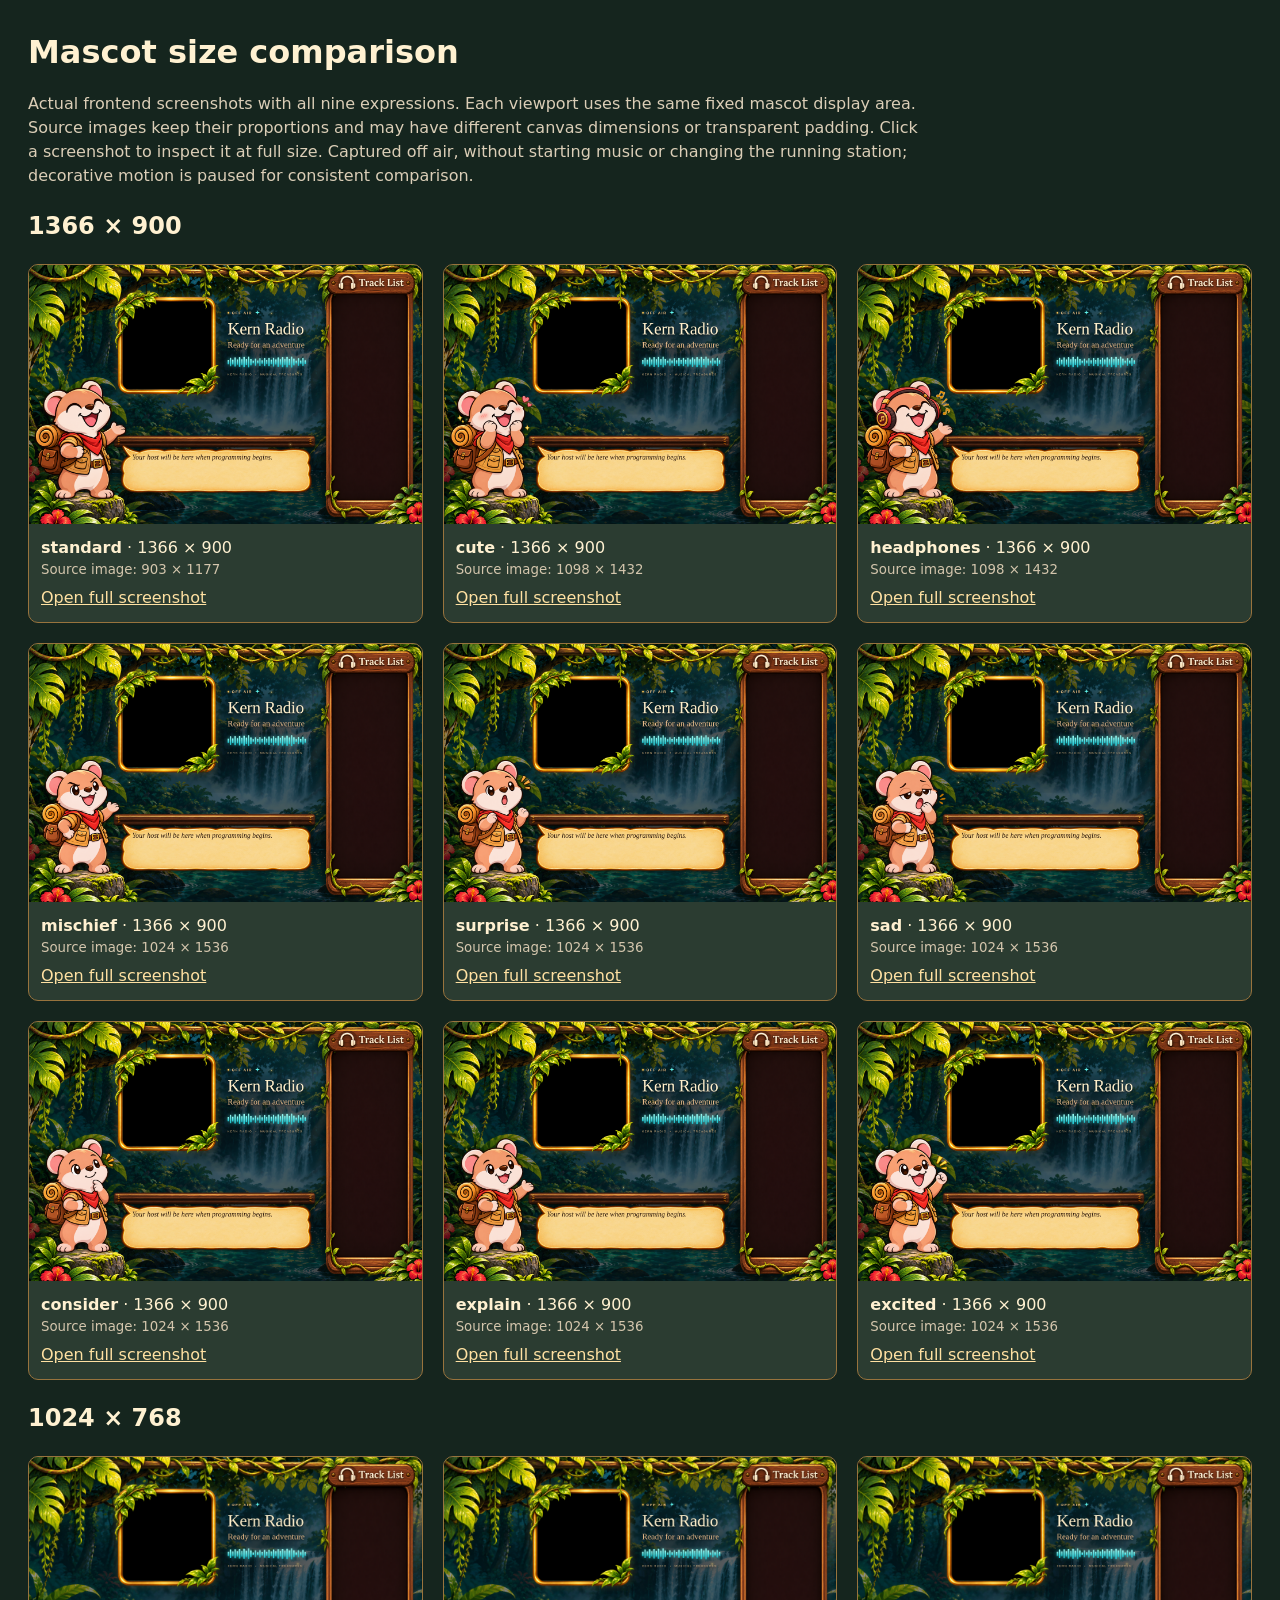
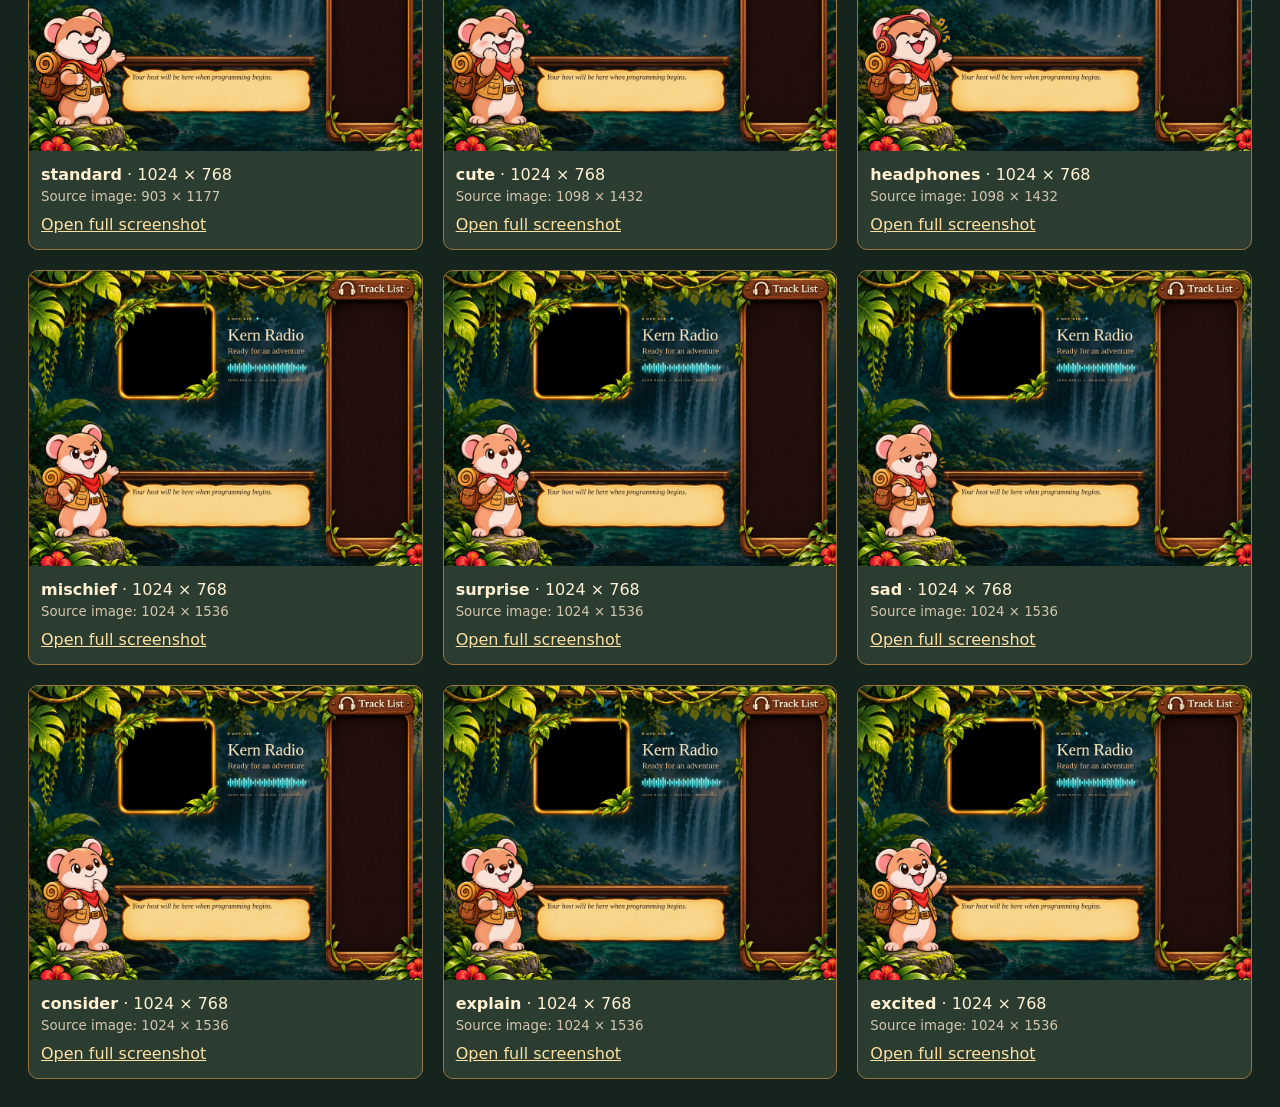
<file: docs/screenshots/mascot-comparison.html>
<!doctype html><html lang="en"><meta charset="utf-8"><meta name="viewport" content="width=device-width,initial-scale=1"><title>Kern Radio mascot size comparison</title><style>body{margin:0;padding:28px;background:#15251e;color:#fff1d1;font:16px/1.5 system-ui,sans-serif}h1{margin:0}p{max-width:900px;color:#dbceb7}section{display:grid;grid-template-columns:repeat(auto-fit,minmax(340px,1fr));gap:20px}figure{margin:0;background:#2b3c31;border:1px solid #98733d;border-radius:10px;overflow:hidden}img{display:block;width:100%;height:auto}figcaption{padding:12px}small{display:block;color:#d4c6ad}a{color:#ffe1a2}figcaption a{display:inline-block;margin-top:6px}</style><h1>Mascot size comparison</h1><p>Actual frontend screenshots with all nine expressions. Each viewport uses the same fixed mascot display area. Source images keep their proportions and may have different canvas dimensions or transparent padding. Click a screenshot to inspect it at full size. Captured off air, without starting music or changing the running station; decorative motion is paused for consistent comparison.</p><h2>1366 × 900</h2><section><figure><a href="mascot-standard-1366.png"><img src="mascot-standard-1366.png" alt="standard mascot in Kern Radio at 1366 by 900" loading="lazy"></a><figcaption><strong>standard</strong> · 1366 × 900<small>Source image: 903 × 1177</small><a href="mascot-standard-1366.png">Open full screenshot</a></figcaption></figure>
<figure><a href="mascot-cute-1366.png"><img src="mascot-cute-1366.png" alt="cute mascot in Kern Radio at 1366 by 900" loading="lazy"></a><figcaption><strong>cute</strong> · 1366 × 900<small>Source image: 1098 × 1432</small><a href="mascot-cute-1366.png">Open full screenshot</a></figcaption></figure>
<figure><a href="mascot-headphones-1366.png"><img src="mascot-headphones-1366.png" alt="headphones mascot in Kern Radio at 1366 by 900" loading="lazy"></a><figcaption><strong>headphones</strong> · 1366 × 900<small>Source image: 1098 × 1432</small><a href="mascot-headphones-1366.png">Open full screenshot</a></figcaption></figure>
<figure><a href="mascot-mischief-1366.png"><img src="mascot-mischief-1366.png" alt="mischief mascot in Kern Radio at 1366 by 900" loading="lazy"></a><figcaption><strong>mischief</strong> · 1366 × 900<small>Source image: 1024 × 1536</small><a href="mascot-mischief-1366.png">Open full screenshot</a></figcaption></figure>
<figure><a href="mascot-surprise-1366.png"><img src="mascot-surprise-1366.png" alt="surprise mascot in Kern Radio at 1366 by 900" loading="lazy"></a><figcaption><strong>surprise</strong> · 1366 × 900<small>Source image: 1024 × 1536</small><a href="mascot-surprise-1366.png">Open full screenshot</a></figcaption></figure>
<figure><a href="mascot-sad-1366.png"><img src="mascot-sad-1366.png" alt="sad mascot in Kern Radio at 1366 by 900" loading="lazy"></a><figcaption><strong>sad</strong> · 1366 × 900<small>Source image: 1024 × 1536</small><a href="mascot-sad-1366.png">Open full screenshot</a></figcaption></figure>
<figure><a href="mascot-consider-1366.png"><img src="mascot-consider-1366.png" alt="consider mascot in Kern Radio at 1366 by 900" loading="lazy"></a><figcaption><strong>consider</strong> · 1366 × 900<small>Source image: 1024 × 1536</small><a href="mascot-consider-1366.png">Open full screenshot</a></figcaption></figure>
<figure><a href="mascot-explain-1366.png"><img src="mascot-explain-1366.png" alt="explain mascot in Kern Radio at 1366 by 900" loading="lazy"></a><figcaption><strong>explain</strong> · 1366 × 900<small>Source image: 1024 × 1536</small><a href="mascot-explain-1366.png">Open full screenshot</a></figcaption></figure>
<figure><a href="mascot-excited-1366.png"><img src="mascot-excited-1366.png" alt="excited mascot in Kern Radio at 1366 by 900" loading="lazy"></a><figcaption><strong>excited</strong> · 1366 × 900<small>Source image: 1024 × 1536</small><a href="mascot-excited-1366.png">Open full screenshot</a></figcaption></figure></section><h2>1024 × 768</h2><section><figure><a href="mascot-standard-1024.png"><img src="mascot-standard-1024.png" alt="standard mascot in Kern Radio at 1024 by 768" loading="lazy"></a><figcaption><strong>standard</strong> · 1024 × 768<small>Source image: 903 × 1177</small><a href="mascot-standard-1024.png">Open full screenshot</a></figcaption></figure>
<figure><a href="mascot-cute-1024.png"><img src="mascot-cute-1024.png" alt="cute mascot in Kern Radio at 1024 by 768" loading="lazy"></a><figcaption><strong>cute</strong> · 1024 × 768<small>Source image: 1098 × 1432</small><a href="mascot-cute-1024.png">Open full screenshot</a></figcaption></figure>
<figure><a href="mascot-headphones-1024.png"><img src="mascot-headphones-1024.png" alt="headphones mascot in Kern Radio at 1024 by 768" loading="lazy"></a><figcaption><strong>headphones</strong> · 1024 × 768<small>Source image: 1098 × 1432</small><a href="mascot-headphones-1024.png">Open full screenshot</a></figcaption></figure>
<figure><a href="mascot-mischief-1024.png"><img src="mascot-mischief-1024.png" alt="mischief mascot in Kern Radio at 1024 by 768" loading="lazy"></a><figcaption><strong>mischief</strong> · 1024 × 768<small>Source image: 1024 × 1536</small><a href="mascot-mischief-1024.png">Open full screenshot</a></figcaption></figure>
<figure><a href="mascot-surprise-1024.png"><img src="mascot-surprise-1024.png" alt="surprise mascot in Kern Radio at 1024 by 768" loading="lazy"></a><figcaption><strong>surprise</strong> · 1024 × 768<small>Source image: 1024 × 1536</small><a href="mascot-surprise-1024.png">Open full screenshot</a></figcaption></figure>
<figure><a href="mascot-sad-1024.png"><img src="mascot-sad-1024.png" alt="sad mascot in Kern Radio at 1024 by 768" loading="lazy"></a><figcaption><strong>sad</strong> · 1024 × 768<small>Source image: 1024 × 1536</small><a href="mascot-sad-1024.png">Open full screenshot</a></figcaption></figure>
<figure><a href="mascot-consider-1024.png"><img src="mascot-consider-1024.png" alt="consider mascot in Kern Radio at 1024 by 768" loading="lazy"></a><figcaption><strong>consider</strong> · 1024 × 768<small>Source image: 1024 × 1536</small><a href="mascot-consider-1024.png">Open full screenshot</a></figcaption></figure>
<figure><a href="mascot-explain-1024.png"><img src="mascot-explain-1024.png" alt="explain mascot in Kern Radio at 1024 by 768" loading="lazy"></a><figcaption><strong>explain</strong> · 1024 × 768<small>Source image: 1024 × 1536</small><a href="mascot-explain-1024.png">Open full screenshot</a></figcaption></figure>
<figure><a href="mascot-excited-1024.png"><img src="mascot-excited-1024.png" alt="excited mascot in Kern Radio at 1024 by 768" loading="lazy"></a><figcaption><strong>excited</strong> · 1024 × 768<small>Source image: 1024 × 1536</small><a href="mascot-excited-1024.png">Open full screenshot</a></figcaption></figure></section></html>
</file>
